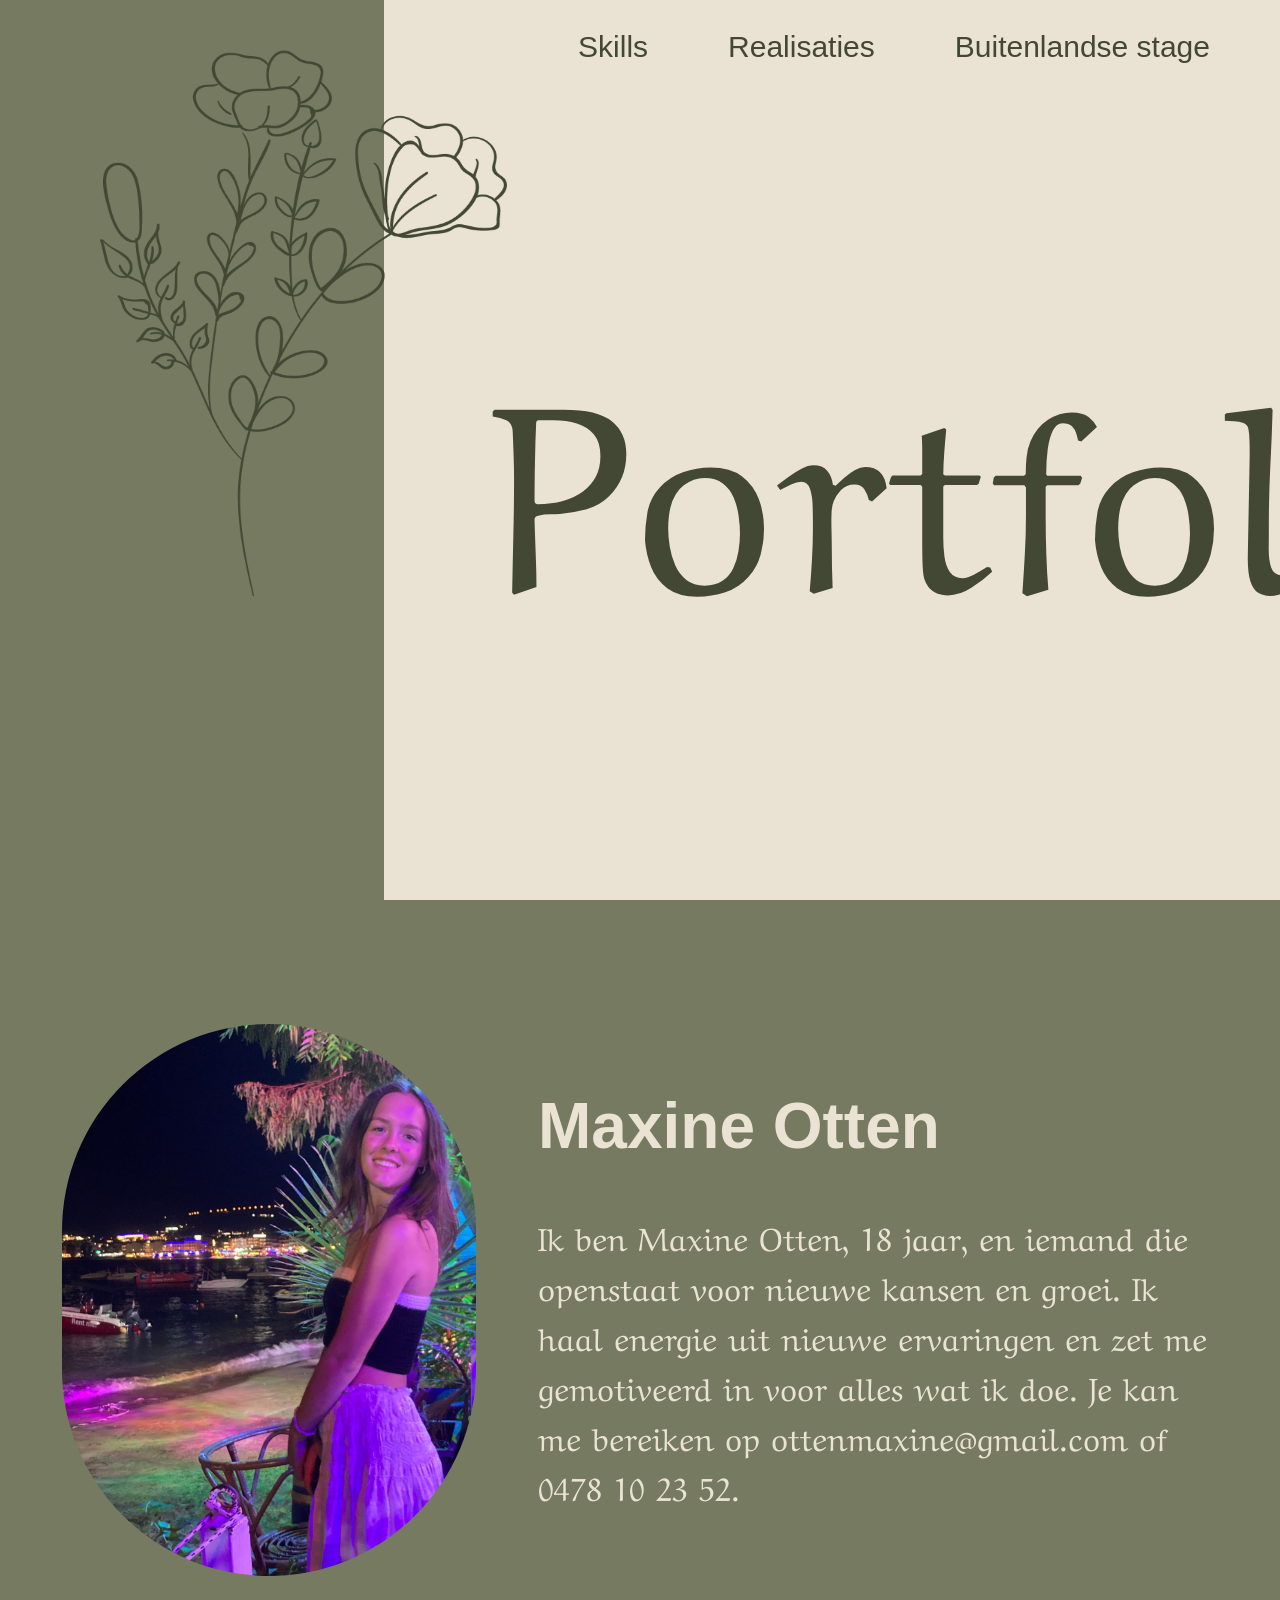
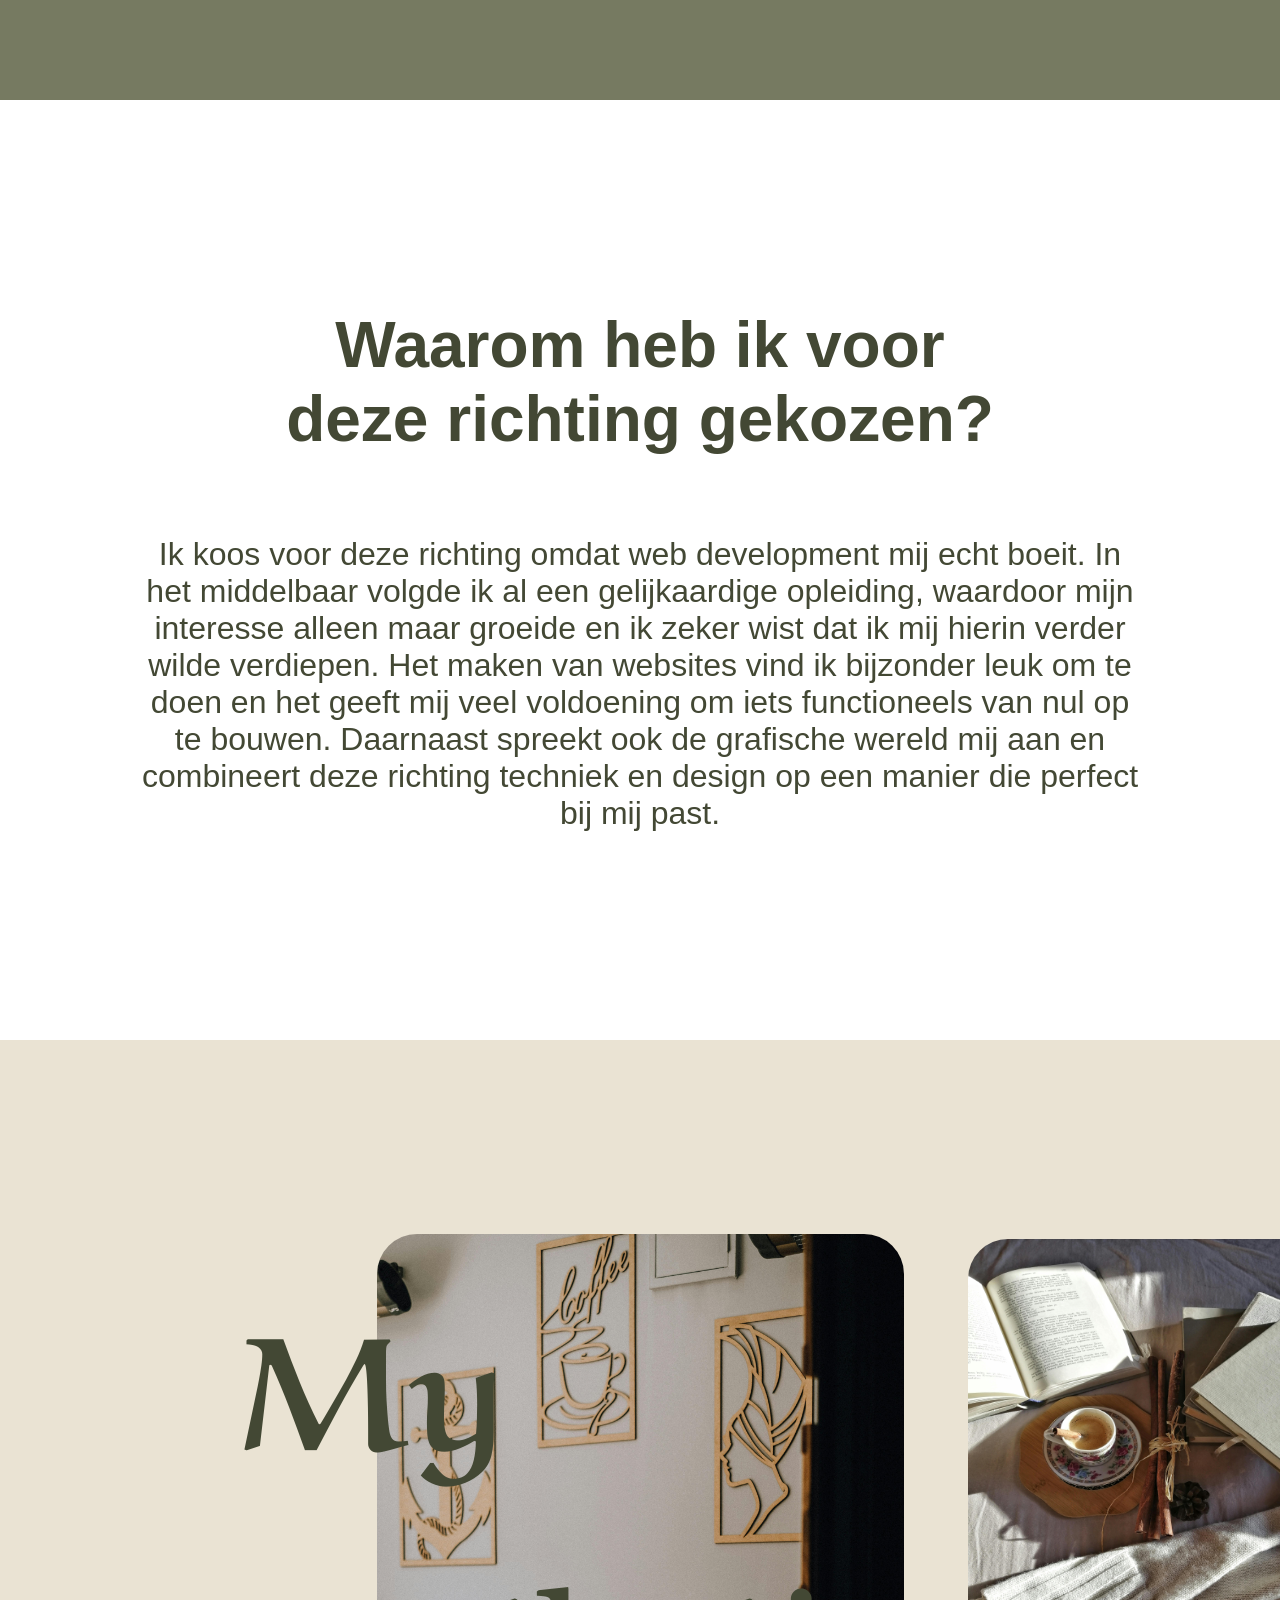
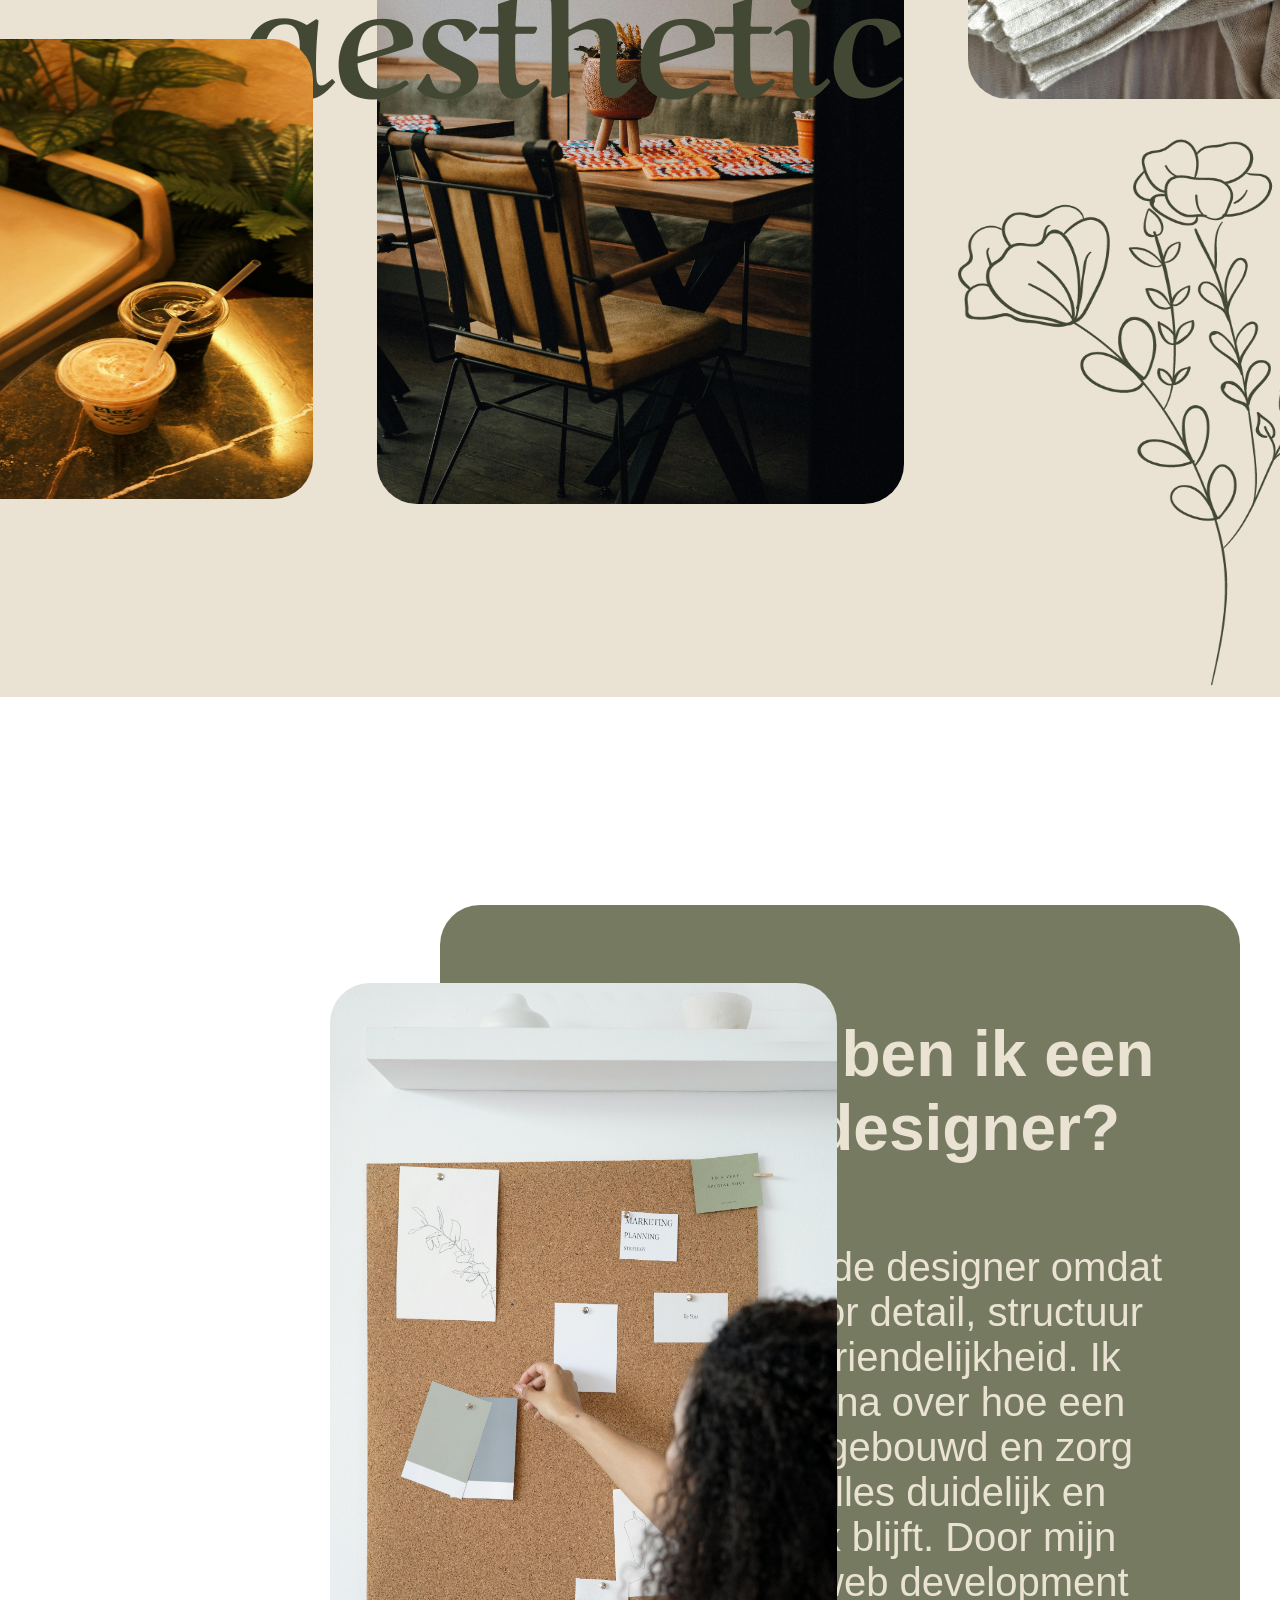
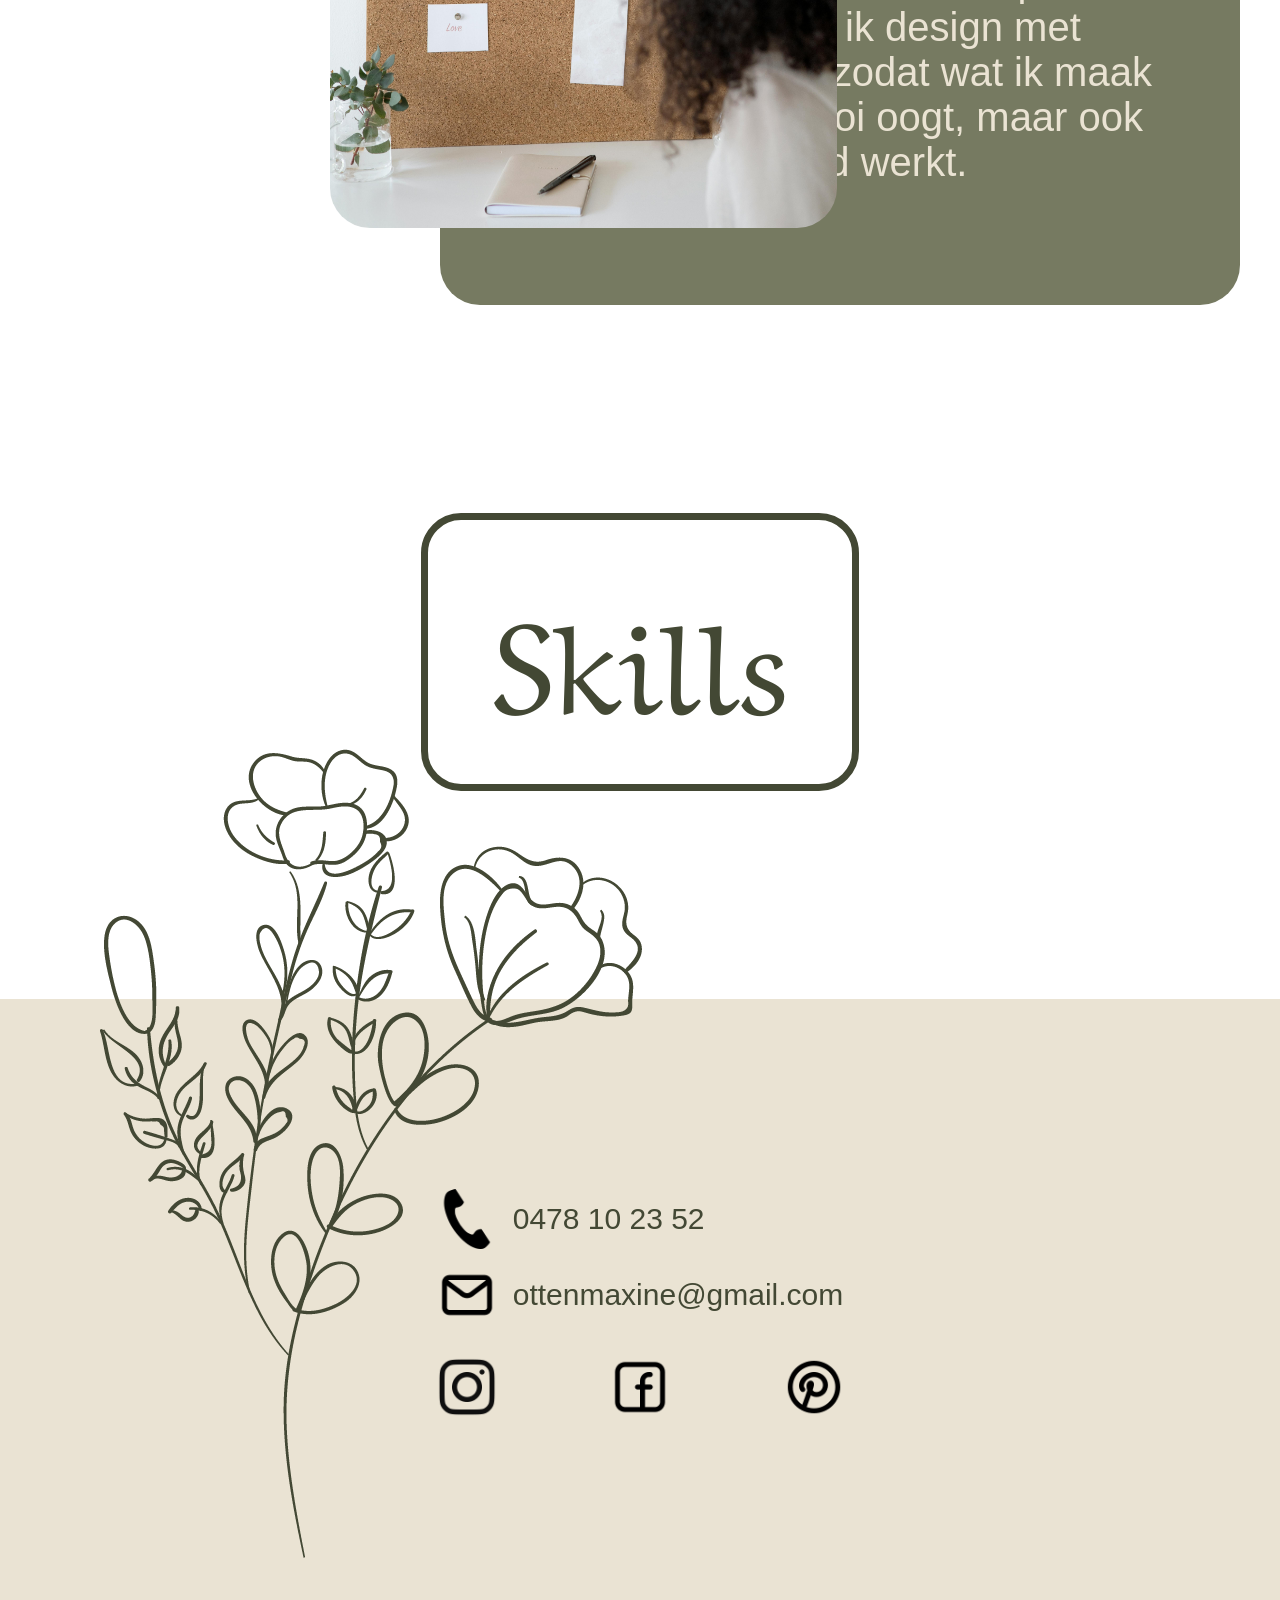
<file: index.html>
<!DOCTYPE html>
<html lang="nl">
<head>
    <meta charset="UTF-8">
    <title>Portfolio CV - Maxine</title>
    <link rel="stylesheet" href="style.css">
</head>
<body>
    <div class="bloem1">
        <img src="./img/bloem.png" alt="bloem">
    </div>
    <div class="bloem2">
        <img src="./img/bloem.png" alt="bloem">
    </div>
    <div class="pijl-boven">
        <a href="#portfolio"><img src="./icons/arrow-up.png" alt="pijl"></a>
    </div>
    <nav>
        <ul>
            <li><a href="Skills.html">Skills</a></li>
            <li><a href="realisaties.html">Realisaties</a></li>
            <li><a href="buitelandse-stage.html">Buitenlandse stage</a></li>
        </ul>
    </nav>
    <div class="portfolio" id="portfolio">
        <div class="groen-vlak"></div>
        <h1>Portfolio</h1>
    </div>
    <header>
        <img src="./img/ik.jpg" alt="foto persoon">
        <div class="info">
            <h2>Maxine Otten</h2>
            <p>Ik ben Maxine Otten, 18 jaar, en iemand die openstaat voor nieuwe kansen en groei. Ik haal energie uit nieuwe ervaringen en zet me gemotiveerd in voor alles wat ik doe. Je kan me bereiken op ottenmaxine@gmail.com of 0478 10 23 52.</p>
        </div>
    </header>

    <main>
        <section class="richting">
            <h2>Waarom heb ik voor deze richting gekozen?</h2>
            <p>
                Ik koos voor deze richting omdat web development mij echt boeit. In het middelbaar volgde ik al een gelijkaardige opleiding, waardoor mijn interesse alleen maar groeide en ik zeker wist dat ik mij hierin verder wilde verdiepen. Het maken van websites vind ik bijzonder leuk om te doen en het geeft mij veel voldoening om iets functioneels van nul op te bouwen. Daarnaast spreekt ook de grafische wereld mij aan en combineert deze richting techniek en design op een manier die perfect bij mij past.
            </p>
        </section>

        <section class="vibes">
            <h2>My aesthetic</h2>
            <div class="afbeeldingen-vibes">
                <img class="foto1" src="./img/vibes1.jpg" alt="vibes foto 1">
                <img class="foto2" src="./img/vibes2.jpg" alt="vibes foto 2">
                <img class="foto3" src="./img/vibes3.jpg" alt="vibes foto 3">
            </div>
            <div class="bloem3">
                <img src="./img/bloem.png" alt="bloem">
            </div>
        </section>

        <section class="designer">
            <img src="./img/designer.jpg" alt="designer">
            <div class="designer-info">
                <h2>Waarom ben ik een goede designer?</h2>
                <p>
                    Ik ben een goede designer omdat ik oog heb voor detail, structuur en gebruiksvriendelijkheid. Ik denk logisch na over hoe een website is opgebouwd en zorg ervoor dat alles duidelijk en overzichtelijk blijft. Door mijn interesse in web development combineer ik design met functionaliteit, zodat wat ik maak niet alleen mooi oogt, maar ook goed werkt.
                </p>
            </div>
        </section>

        <section class="button-skills">
            <a href="Skills.html">Skills</a>
        </section>
    </main>

    <div class="bloem4">
        <img src="./img/bloem.png" alt="bloem">
    </div>

    <footer>
        <div class="gegevens">
            <div class="nummer">
                <img src="./icons/nummer.png" alt="telefoonnummer">
                <p>0478 10 23 52</p>
            </div>
            <div class="email">
                <img src="./icons/email.png" alt="email">
                <p>ottenmaxine@gmail.com</p>
            </div>
        </div>
        <div class="socials">
            <img src="./icons/instagram.png" alt="instagram">
            <img src="./icons/facebook.png" alt="facebook">
            <img src="./icons/pintrest.png" alt="pintrest">
        </div>
    </footer>
</body>
</html>
</file>
<file: style.css>
@import url('https://fonts.googleapis.com/css2?family=Aref+Ruqaa:wght@400;700&display=swap');
*{
    margin: 0;
    padding: 0;
    box-sizing: border-box;
}
html{
    scroll-behavior: smooth;
}
body{
    font-family: 'Arimox', sans-serif;
    color: #434834;
}
li{
    list-style: none;
}
.bloem1{
    position: relative;
}
.bloem1 img{
    position: absolute;
    top: 50px;
    left: 100px;
    width: 407px;
    height: 547px;
}
.bloem2{
    position: relative;
}
.bloem2 img{
    position: absolute;
    top: 630px;
    left: 1450px;
    width: 407px;
    height: 547px;
    transform: scaleX(-1);
}
.pijl-boven{
    position: fixed;
}
.pijl-boven img{
    position: absolute;
    top: 950px;
    left: 1770px;
    width: 100px;
    height: 100px;
}
nav{
    position: absolute;
    right: 70px;
    top: 30px;
}
nav ul{
    display: flex;
    gap: 5rem;
}
nav a{
    font-size: 30px;
    text-decoration: none;
    color: #434834;
}
a:hover{
    text-decoration: underline;
}
.portfolio{
    height: 100vh;
    display: flex;
    background-color: #EAE3D3;
}
.portfolio h1{
    font-size: 270px;
    font-weight: lighter;
    font-family: 'Aref Ruqaa', sans-serif;
    width: 70%;
    position: absolute;
    top: 250px;
    left: 490px;
}
.groen-vlak{
    width: 30%;
    background-color: #767A61;
}
header{
    background-color: #767A61;
    height: 800px;
    display: flex;
    justify-content: space-evenly;
    align-items: center;
    margin-bottom: 13rem;
}
header img{
    width: 414px;
    border-radius: 400px;
}
header h2{
    font-size: 64px;
    color: #EAE3D3;
    margin-bottom: 3rem;
}
header p{
    font-size: 32px;
    font-family: 'Aref Ruqaa', sans-serif;
    color: #EAE3D3;
    width: 680px;
}

.richting{
    display: flex;
    flex-direction: column;
    justify-content: center;
    align-items: center;
    margin-bottom: 13rem;
}
.richting h2{
    font-size: 64px;
    text-align: center;
    margin-bottom: 5rem;
    width: 750px;
}
.richting p{
    font-size: 32px;
    width: 1000px;
    text-align: center;
}

.vibes{
    background-color: #EAE3D3;
    height: 1257px;
    margin-bottom: 13rem;
    display: flex;
    align-items: center;
    justify-content: center;
}
.vibes h2{
    font-size: 158px;
    font-family: 'Aref Ruqaa', sans-serif;
    width: 50px;
    position: absolute;
    top: 2850px;
    left: 240px;
}
.vibes img{
    border-radius: 40px;
}
.afbeeldingen-vibes{
    display: flex;
    align-items: center;
    gap: 4rem;
}
.foto1{
    width: 390px;
    height: 460px;
    position: relative;
    top: 200px;

}
.foto2{
    width: 527px;
    height: 870px;
}
.foto3{
    width: 390px;
    height: 460px;
    position: relative;
    top: -200px;
}
.bloem3{
    position: relative;
}
.bloem3 img{
    position: absolute;
    top: 70px;
    left: -400px;
    width: 407px;
    height: 547px;
    transform: scaleX(-1);
}

.designer{
    display: flex;
    justify-content: center;
    align-items: center;
    margin-left: 25rem;
    margin-bottom: 13rem;
}
.designer-info{
    background-color: #767A61;
    border-radius: 40px;
    height: 1000px;
    width: 800px;
    display: flex;
    flex-direction: column;
    align-items: center;
    padding-left: 3rem;
}
.designer-info h2{
    font-size: 64px;
    color: #EAE3D3;
    text-align: center;
    margin: 7rem 0 5rem 0;
    width: 750px;
}
.designer-info p{
    font-size: 40px;
    color: #EAE3D3;
    width: 600px;
    text-align: center;
    margin-bottom: 5rem;
}
.designer img{
    width: 507px;
    height: 845px;
    border-radius: 40px;
    position: absolute;
    left: 330px;
}
.button-skills{
    display: flex;
    justify-content: center;
    align-items: center;
    margin-bottom: 13rem;
}

.button-skills a{
    text-decoration: none;
    font-size: 128px;
    font-family: 'Aref Ruqaa', sans-serif;
    color: #434834;
    border: 7px solid #434834;
    padding: 2rem 4rem;
    border-radius: 40px;
}

.bloem4{
    position: relative;
}
.bloem4 img{
    position: absolute;
    top: -250px;
    left: 100px;
}

footer{
    display: flex;
    flex-direction: column;
    justify-content: center;
    align-items: center;
    gap: 2rem;
    background: #EAE3D3;
    height: 607px;
}
footer p{
    font-size: 30px;
}
footer img{
    width: 60px;
}
.gegevens{
    display: flex;
    flex-direction: column;
    gap: 1rem;
}
.nummer, .email{
    display: flex;
    justify-content: left;
    align-items: center;
    gap: 1rem;
}
.socials{
    display: flex;
    justify-content: space-between;
    gap: 1rem;
    width: 407px;
}


/* -- MOBILE -- */
@media (max-width: 900px){
    nav ul{
        flex-direction: column;
        gap: 2rem;
    }
    nav li{
        text-align: right;
    }
    .bloem1, .bloem2, .bloem3, .bloem4 img{
        display: none;
    }
    .groen-vlak {
        display: none;
    }
    .portfolio h1{
        font-size: 120px;
        top: 450px;
        left: 40px;
        width: auto;
    }
    header{
        display: flex;
        flex-direction: column;
        height: auto;
        padding: 7rem 0;
    }
    .info{
        text-align: center;
    }
    .info p{
        width: auto;
    }

}
</file>
